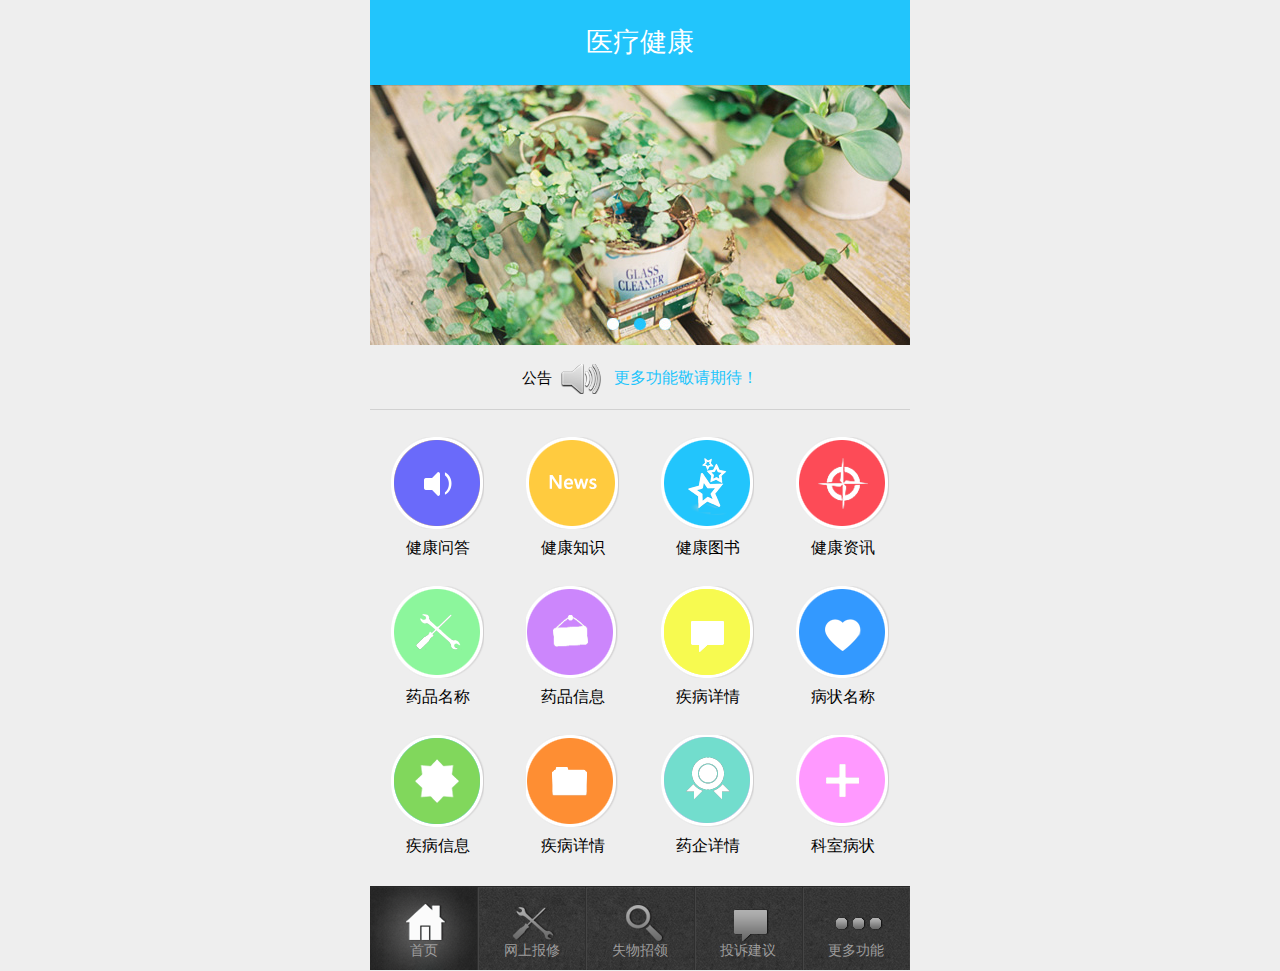
<file: index.html>
<!DOCTYPE html>
<html lang="en">

<head>
    <meta charset="UTF-8">
    <meta name="viewport" content="width=device-width, initial-scale=1.0,user-scalable=no">
    <meta http-equiv="X-UA-Compatible" content="ie=edge">
    <title>医疗健康</title>
    <link rel="stylesheet" href="./css/animate.css">
    <link rel="stylesheet" href="./css/reset.css">
    <link rel="stylesheet" href="./css/index.css">
</head>

<body>
    <div class="container">
        <div class="head animated bounceInDown">医疗健康</div>
        <div class="banner animated bounceInLeft">
            <img src="./images/banner.jpg" alt="" />
        </div>
        <div class="info animated bounceInRight">
            <span>公告</span>
            <img src="images/info.png" alt="">
            <a href="#"></a>
            <a href="#">更多功能敬请期待！</a>
        </div>
        <div class="content">
            <ul class="service-list">
                <li class="animated rotateIn">
                    <a href="wenda.html">
                    <img src="images/01.png" alt="">
                    <span>健康问答</span>
                    </a>
                </li>
                <li class="animated rotateIn">
                    <img src="images/02.png" alt="">
                    <span>健康知识</span>
                </li>
                <li class="animated rotateIn">
                    <img src="images/03.png" alt="">
                    <span>健康图书</span>
                </li>
                <li class="animated rotateIn">
                    <img src="images/04.png" alt="">
                    <span>健康资讯</span>
                </li>
                <li class="animated rotateIn">
                    <img src="images/05.png" alt="">
                    <span>药品名称</span>
                </li>
                <li class="animated rotateIn">
                    <img src="images/06.png" alt="">
                    <span>药品信息</span>
                </li>
                <li class="animated rotateIn">
                    <img src="images/07.png" alt="">
                    <span>疾病详情</span>
                </li>
                <li class="animated rotateIn">
                    <img src="images/08.png" alt="">
                    <span>病状名称</span>
                </li>
                <li class="animated rotateIn">
                    <img src="images/09.png" alt="">
                    <span>疾病信息</span>
                </li>
                <li class="animated rotateIn">
                    <img src="images/10.png" alt="">
                    <span>疾病详情</span>
                </li>
                <li class="animated rotateIn">
                    <img src="images/11.png" alt="">
                    <span>药企详情</span>
                </li>
                <li class="animated rotateIn">
                    <img src="images/12.png" alt="">
                    <span>科室病状</span>
                </li>
            </ul>
        </div>
        <div class="footer">
            <ul>
                <li>
                    <span>首页</span>
                </li>
                <li class="second">
                    <span>网上报修</span>
                </li>
                <li class="third">
                    <span>失物招领</span>
                </li>
                <li class="forth">
                    <span>投诉建议</span>
                </li>
                <li class="fifth">
                    <span>更多功能</span>
                </li>
            </ul>
        </div>
    </div>
    <script src="./js/flexble.js"></script>
</body>

</html>
</file>
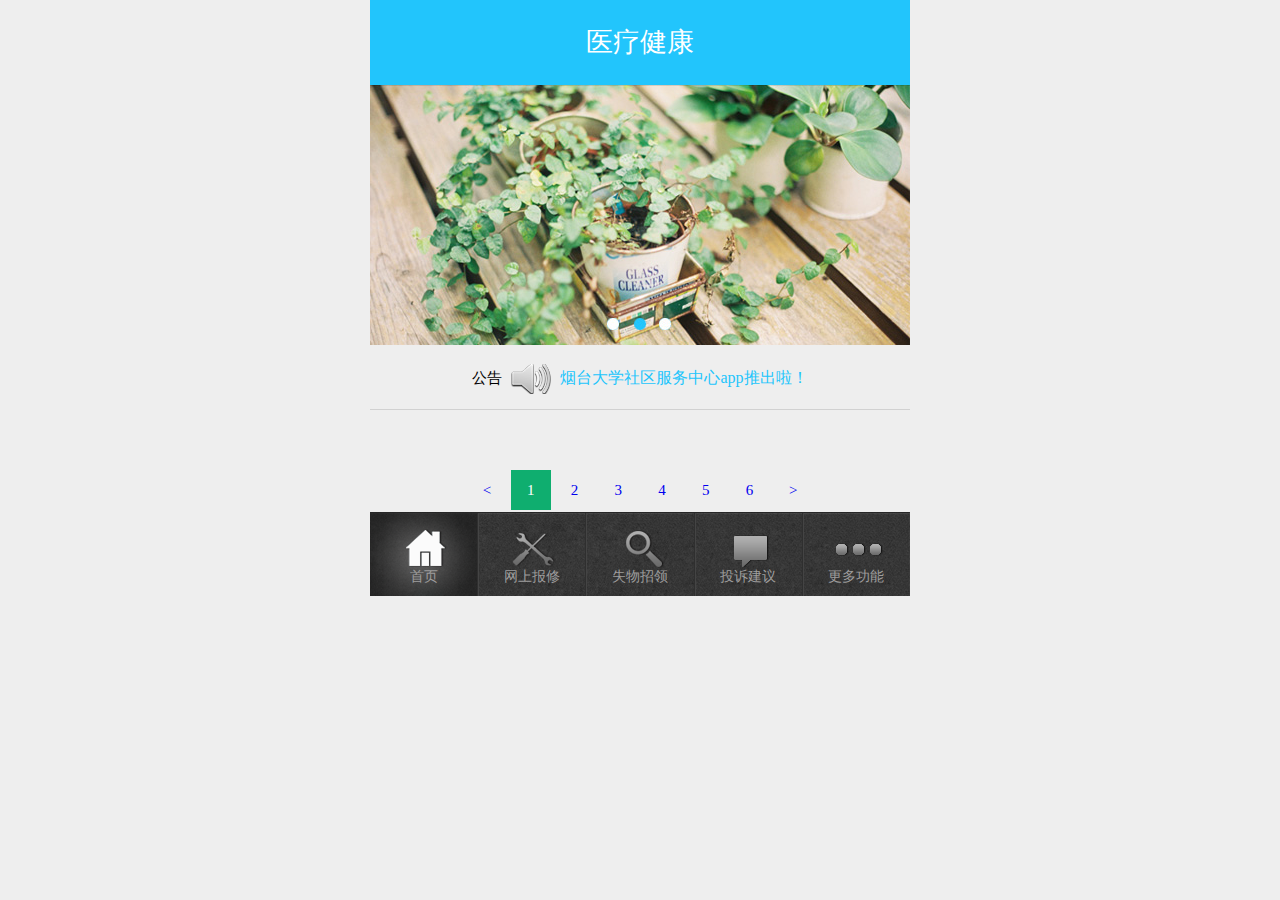
<file: wenda.html>
<!DOCTYPE html>
<html lang="en">

<head>
    <meta charset="UTF-8">
    <meta name="viewport" content="width=device-width, initial-scale=1.0,user-scalable=no">
    <meta http-equiv="X-UA-Compatible" content="ie=edge">
    <title>医疗健康</title>
    <link rel="stylesheet" href="./css/animate.css">
    <link rel="stylesheet" href="./css/reset.css">
    <link rel="stylesheet" href="./css/index.css">
    <link rel="stylesheet" href="./css/detial.css">
</head>

<body>
    <div class="container">
        <div class="head animated bounceInDown">医疗健康</div>
        <div class="banner animated bounceInLeft">
            <img src="./images/banner.jpg" alt="" />
        </div>
        <div class="info animated bounceInRight">
            <span>公告</span>
            <img src="images/info.png" alt="">
            <a href="#">烟台大学社区服务中心app推出啦！</a>
        </div>
        <div class="content">
            <div>
                <ul id="pager" class="pager clearfix">

                </ul>
                <div class="nav-num">
                    <a class="no-active" href="javascript:;">&lt;</a>
                    <a  class="active" href="javascript:;">1</a>
                    <a href="javascript:;">2</a>
                    <a href="javascript:;">3</a>
                    <a href="javascript:;">4</a>
                    <a href="javascript:;">5</a>
                    <a href="javascript:;">6</a>
                    <a class="no-active" href="javascript:;">&gt;</a>
                </div>
            </div>
        </div>
        <div class="footer">
            <ul>
                <li>
                    <span>首页</span>
                </li>
                <li class="second">
                    <span>网上报修</span>
                </li>
                <li class="third">
                    <span>失物招领</span>
                </li>
                <li class="forth">
                    <span>投诉建议</span>
                </li>
                <li class="fifth">
                    <span>更多功能</span>
                </li>
            </ul>
        </div>
    </div>
    <script src="./js/flexble.js"></script>
    <script src="./js/jquery-1.8.3.min.js"></script>
    <script type="text/javascript">
        jQuery(document).ready(function() {
            loadPage(1);
            $('.nav-num>a').click(function () {
                $('.nav-num>a').removeClass("active");
                $(this).addClass("active");
                var num=$(this).html();
                loadPage(num);
            })
            function loadPage(num) {
                var html="";
                $.ajax({
                    url : "./test.php",
                    type : "get",
                    timeout: 300000, //超时时间：300秒
                    data:{num:num},
                    error: function(XMLHttpRequest, textStatus, errorThrown){
                        if (textStatus=='timeout') {
                            $(".test_return pre code").append("请求超时");
                        }
                    },
                    success : function(data) {
                        var result = JSON.parse(data);
                        $.each(result.data,function (index, element) {
                            html+='<li><h4 class="title">'+element.title+'</h4>'+'<p class="description">'+element.description+'</p></li>';
                        });
                        $('#pager').html(html);
                    }
                })
                $("body").animate({
                    scrollTop:0
                },500)
            }
        });
    </script>
</body>

</html>
</file>
<file: css/index.css>
body {
     font-family: "Microsoft YaHei";
     background-color: #eee;
 }
 
 .container {
     width: 5.4rem;
     margin: 0 auto;
 }
 
 div.head {
     width: 100%;
     height: 0.85rem;
     line-height: 0.85rem;
     text-align: center;
     font-size: 0.27rem;
     color: #fff;
     background-color: #22c5fc;
 }
 
 .banner {
     width: 100%;
     height: 2.6rem;
 }
 
 .banner>img {
     display: block;
     width: 100%;
 }
 
 .info {
     width: 100%;
     height: 0.65rem;
     line-height: 0.65rem;
     text-align: center;
     font-size: 0.16rem;
     border-bottom: 0.01rem solid #d1d1d1;
 }
 
 .info>span {
     display: inline-block;
     font-family: "Microsoft YaHei";
     font-size: 0.15rem;
 }
 
 .info>img {
     display: inline-block;
     width: 0.4rem;
     height: .3rem;
     margin: 0 0.05rem;
     vertical-align: middle;
 }
 
 .info>a {
     display: inline-block;
     font-size: 0.16rem;
     color: #22c5fc;
 }
 
 .content {
     width: 5.4rem;
     height:100%;
     padding-top: 0.27rem;
     font-size: 0.15rem;
 }
 
 .service-list {
     width: 100%;
     overflow: hidden;
 }
 
 .service-list>li {
     float: left;
     width: 0.93rem;
     margin: 0 0.21rem 0.3rem 0.21rem;
     text-align: center;
 }
 
 .service-list>li span {
     display: inline-block;
     margin-top: 0.08rem;
     font-size: 0.16rem;
     color: black;
 }
 
 .footer {
     width: 100%;
     height: 0.87rem;
     font-size: 0rem;
     bottom: 0;
 }
 
 .footer>ul>li {
     float: left;
     width: 1.08rem;
     height: 0.87rem;
     font-size: 0rem;
     background: url(../images/footer_btn_02.png) no-repeat left center;
     background-size: contain;
     transition: border 0.5s ease;
     text-align: center;
 }
 
 .footer>ul>li:hover {
     border-bottom: 3px solid #22c5fc;
     cursor: pointer;
 }
 
 .footer>ul>li>span {
     display: inline-block;
     font-size: 0.14rem;
     color: #9e9d9d;
     margin-top: 0.6rem;
 }
 
 .footer>ul>li.second {
     background: url(../images/footer_btn_03.png) no-repeat left center;
     background-size: contain;
 }
 
 .footer>ul>li.third {
     background: url(../images/footer_btn_04.png) no-repeat left center;
     background-size: contain;
 }
 
 .footer>ul>li.forth {
     background: url(../images/footer_btn_05.png) no-repeat left center;
     background-size: contain;
 }
 
 .footer>ul>li.fifth {
     background: url(../images/footer_btn_06.png) no-repeat left center;
     background-size: contain;
 }
</file>
<file: css/detial.css>
.content {
    width: 5.4rem;
    height:100%;
    padding: 0.27rem 0.2rem 0 0.2rem;
    font-size: 0.15rem;
}
.title{

}
.description{
    margin: 0.1rem;
}
.clearfix {
    clear: both;
}
.clearfix:after {
    clear: both;
    content: "";
    display: block;
    height: 0;
    visibility: hidden;
}
.fl {
    float: left;
}
.fr {
    float: right;
}
.pager {
    margin-bottom: 30px;
    display: inline-block;
}
.pager a{
    cursor: pointer;
}
.pager a,
.pager span {
    width: 29px;
    height: 28px;
    border: 1px #cccccc solid;
    margin-left: -1px;
    color: #8a8a8a;
    display: inline-block;
    line-height: 28px;
    float: left;
    font-size: 12px;
    text-decoration: none;
    margin: 0 2px;
}
.pager a:hover,
.pager span:hover {
    border-color: #3897cd;
    color: #3897cd;
    position: relative;
    z-index: 1;
}
.pager span.current {
    background-color: #3897cd;
    color: #fff;
    border-color: #3897cd;
    position: relative;
    z-index: 1;
}
.pager .pg-first,
.pager .pg-prev,
.pager .pg-next,
.pager .pg-last{
    background: url(../images/page_bg.jpg) 0 0 no-repeat;
}
.pager .pg-first:hover,
.pager .pg-prev:hover,
.pager .pg-next:hover,
.pager .pg-last:hover{
    background: url(../images/page_bg_hover.jpg) 0 0 no-repeat;
}
.pager .pg-prev,
.pager .pg-prev:hover{
    background-position: 0 -28px;
}
.pager .pg-next,
.pager .pg-next:hover{
    background-position: -29px -28px;
}
.pager .pg-last,
.pager .pg-last:hover{
    background-position: -29px 0;
}
.pager .pg-prev[disabled='true'],
.pager .pg-prev[disabled='true']:hover{
    cursor: default;
    background-image: url(../images/page_bg.jpg);
}
.pager .pg-next[disabled='true'],
.pager .pg-next[disabled='true']:hover{
    cursor: default;
    background-image: url(../images/page_bg.jpg);
}
.pager .pg-prev[disabled='true'],
.pager .pg-next[disabled='true']{
    border-color: #eeeeee;
}
.pager span.els{
    border-color: transparent;
}

.pagerHtmlWrap{
    width: 800px;
    margin: 30px auto;
}
.pagerHtmlWrap .cc_cells{
    width: 100%;
    height: 35px;
    padding: 5px 0;
    border-bottom: 1px #cccccc solid;
}
.pagerHtmlWrap .cc_cells a{
    color: #454545;
    font-size: 14px;
    line-height: 35px;
    text-decoration: none;
}
.pagerHtmlWrap .cc_cells a span{
    display: inline-block;
    width: 25%;
    text-align: left;
    margin: 0;
}
.nav-num{
    text-align: center;
}
.nav-num a{
    display: inline-block;
    width: 40px;
    height: 40px;
    line-height: 40px;
    text-align: center;
}

.nav-num .active{
    background-color:#0fae6f;
    color: #fff;
}
.nav-num .active:hover{
    color: #fff;
}
</file>
